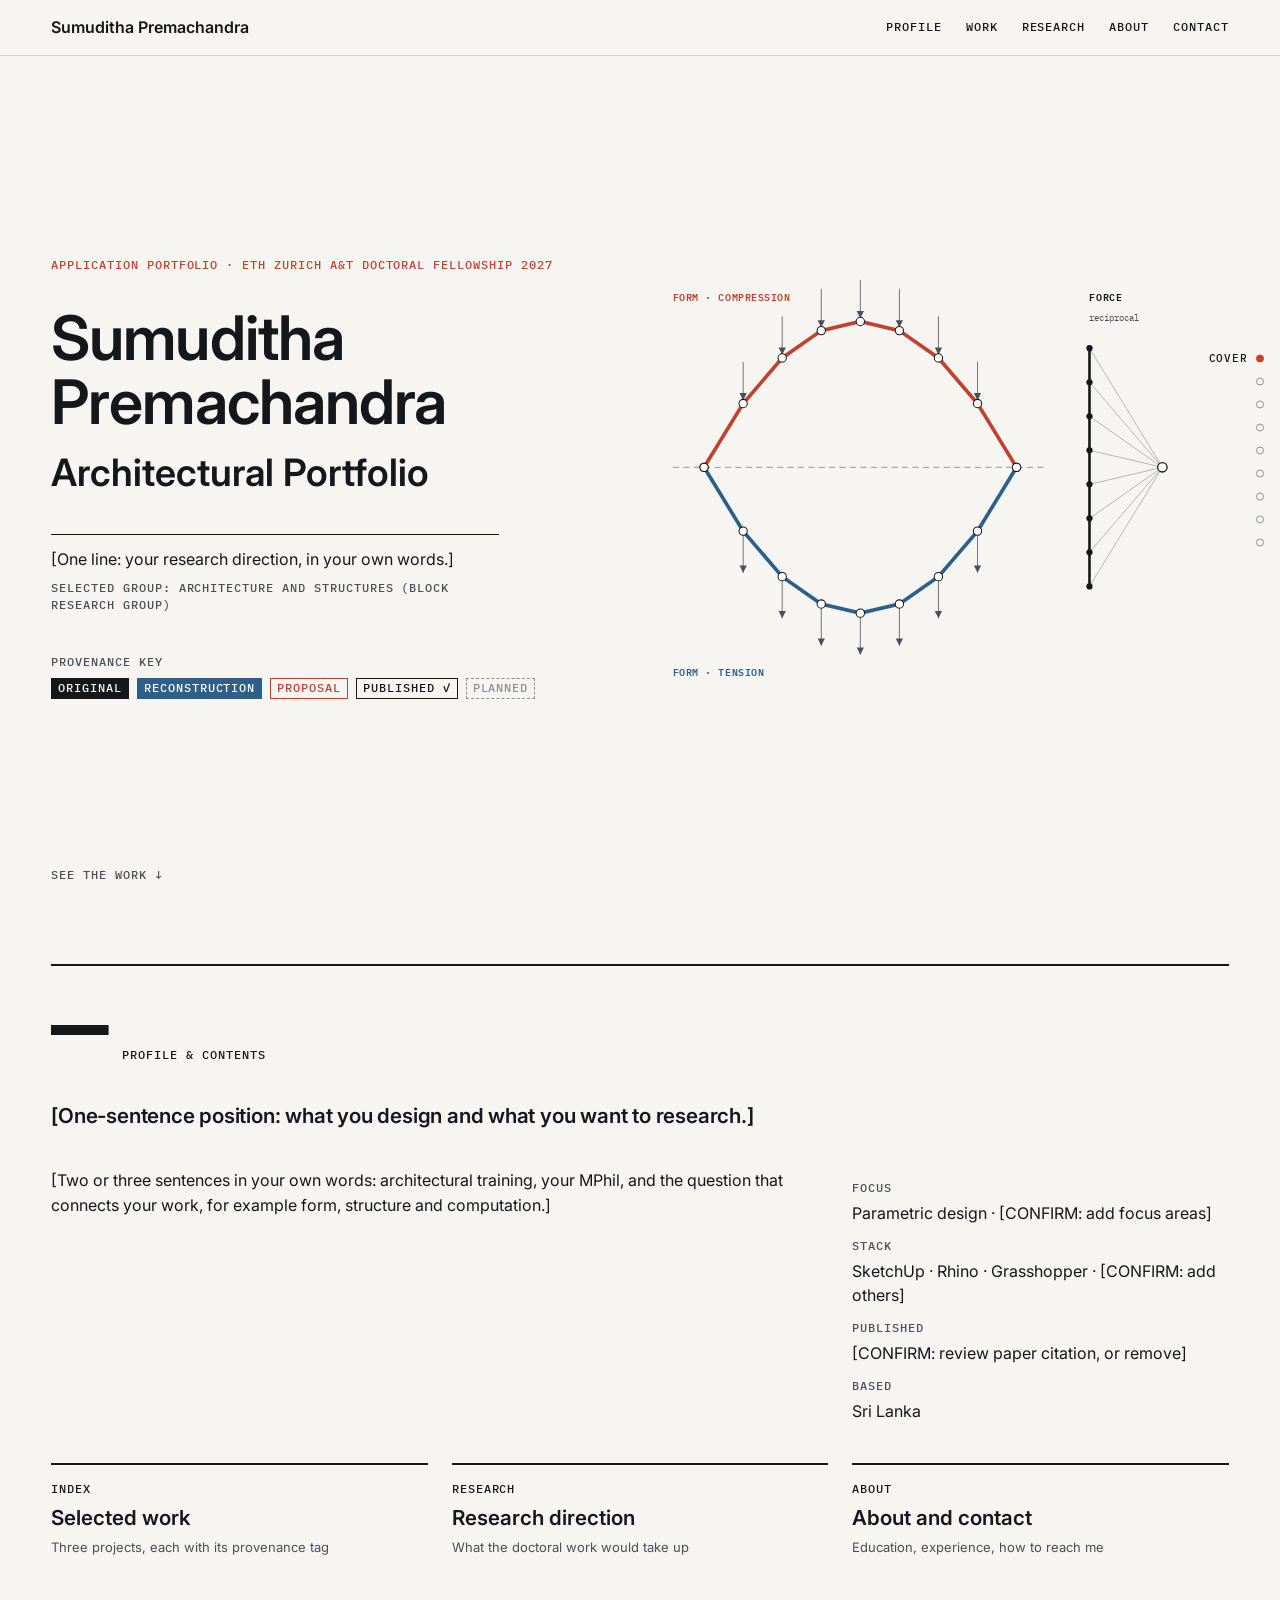
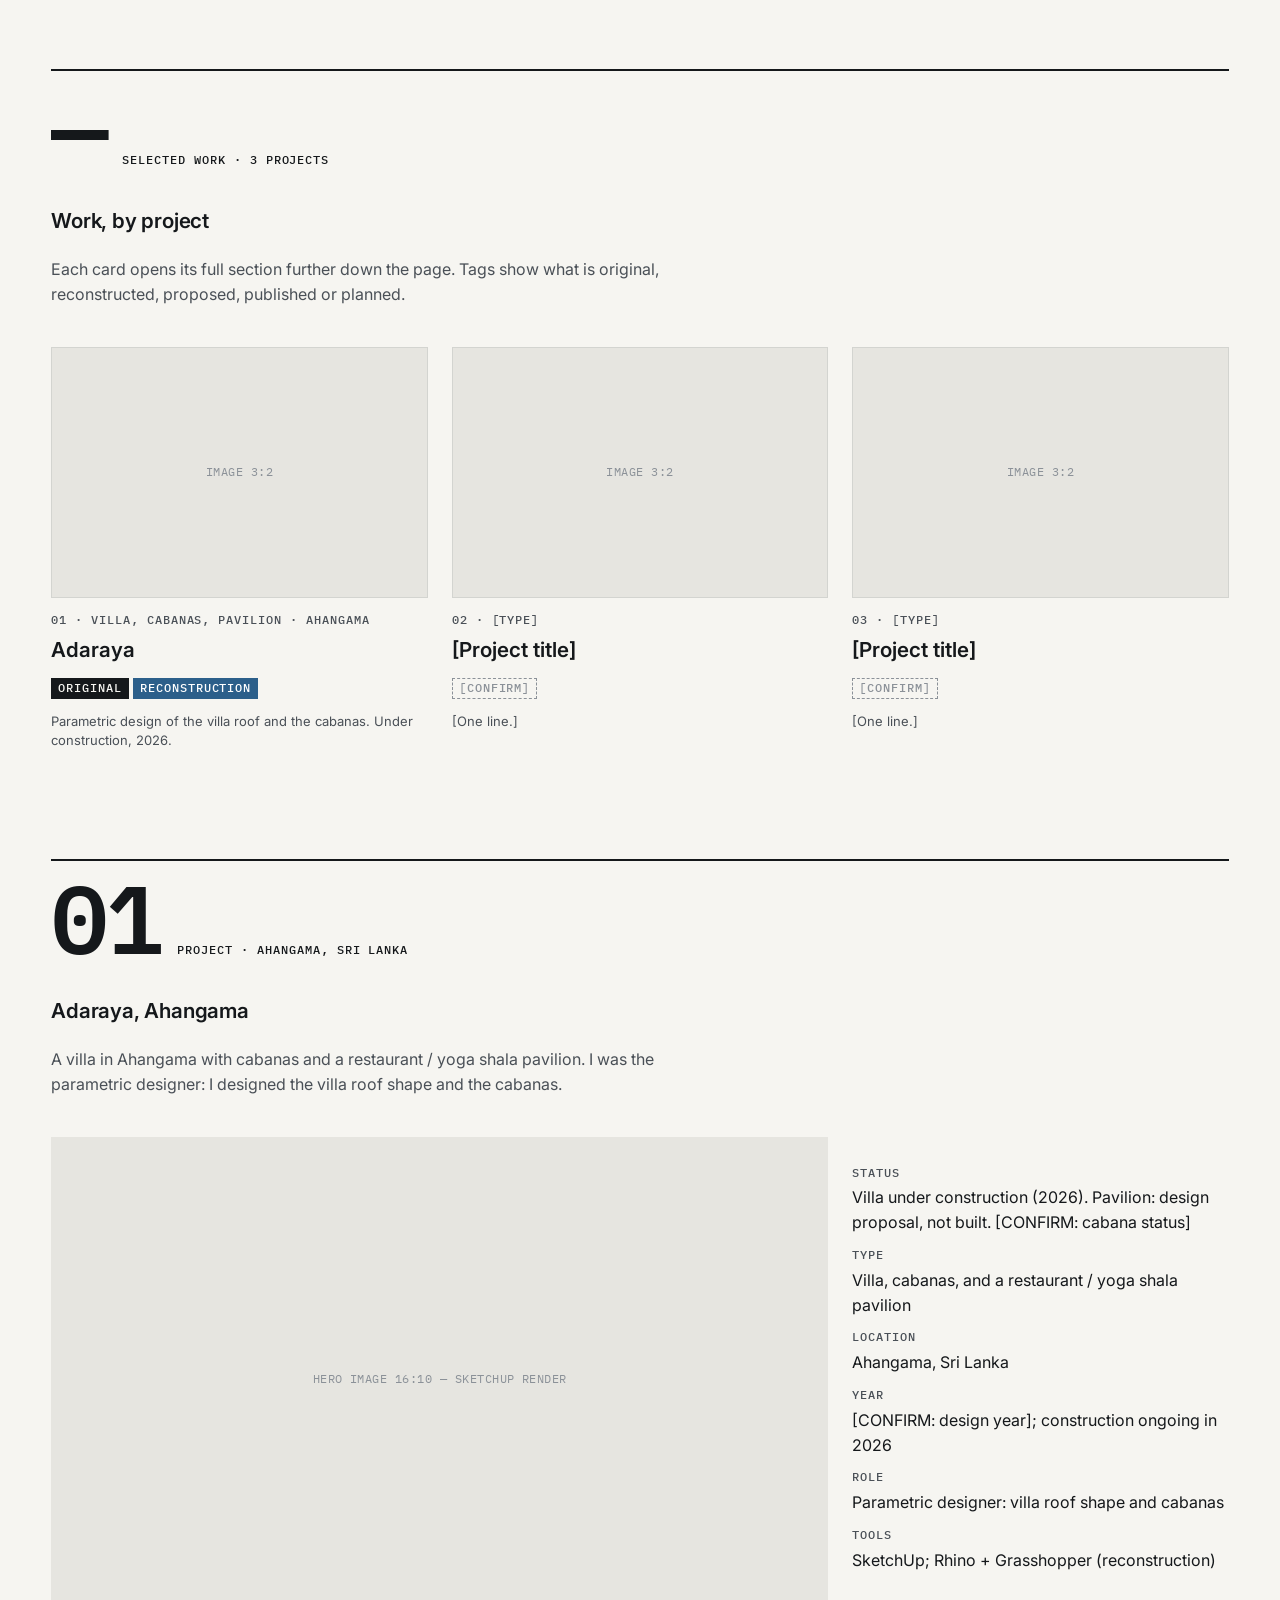
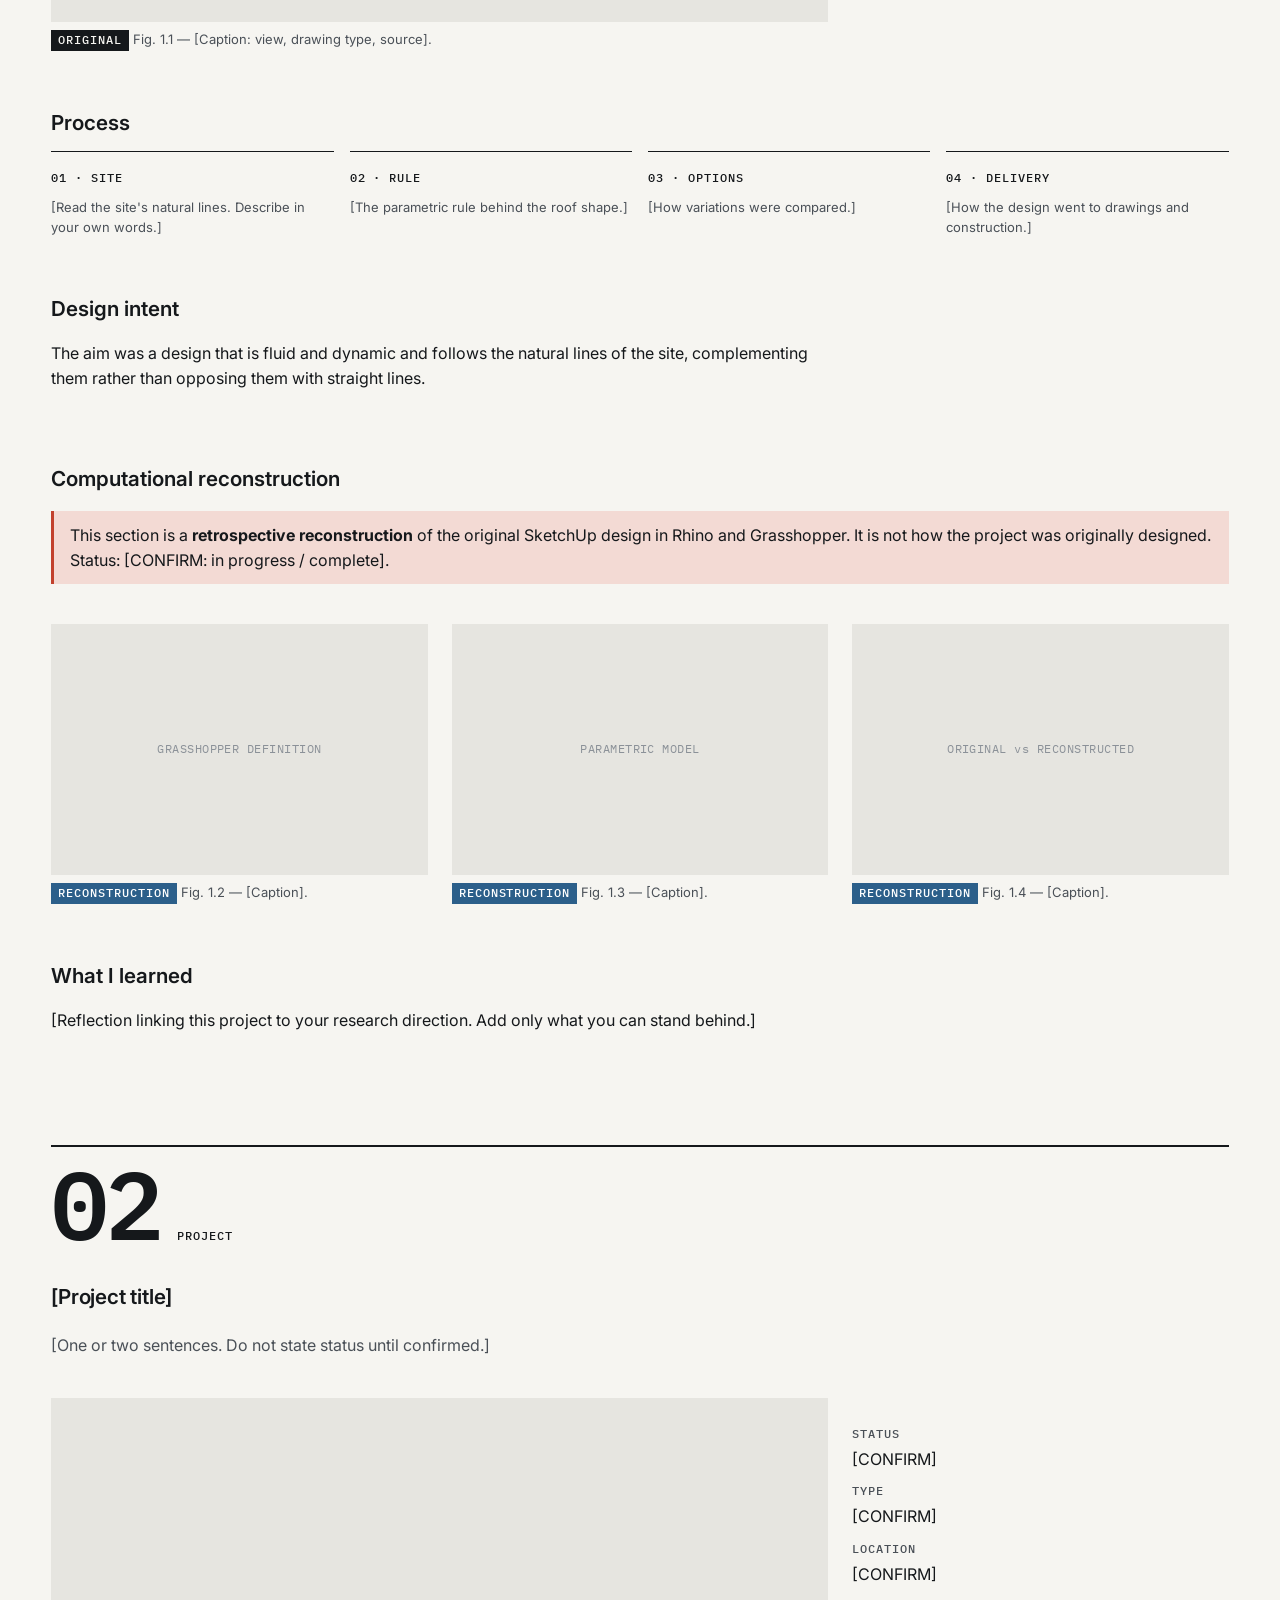
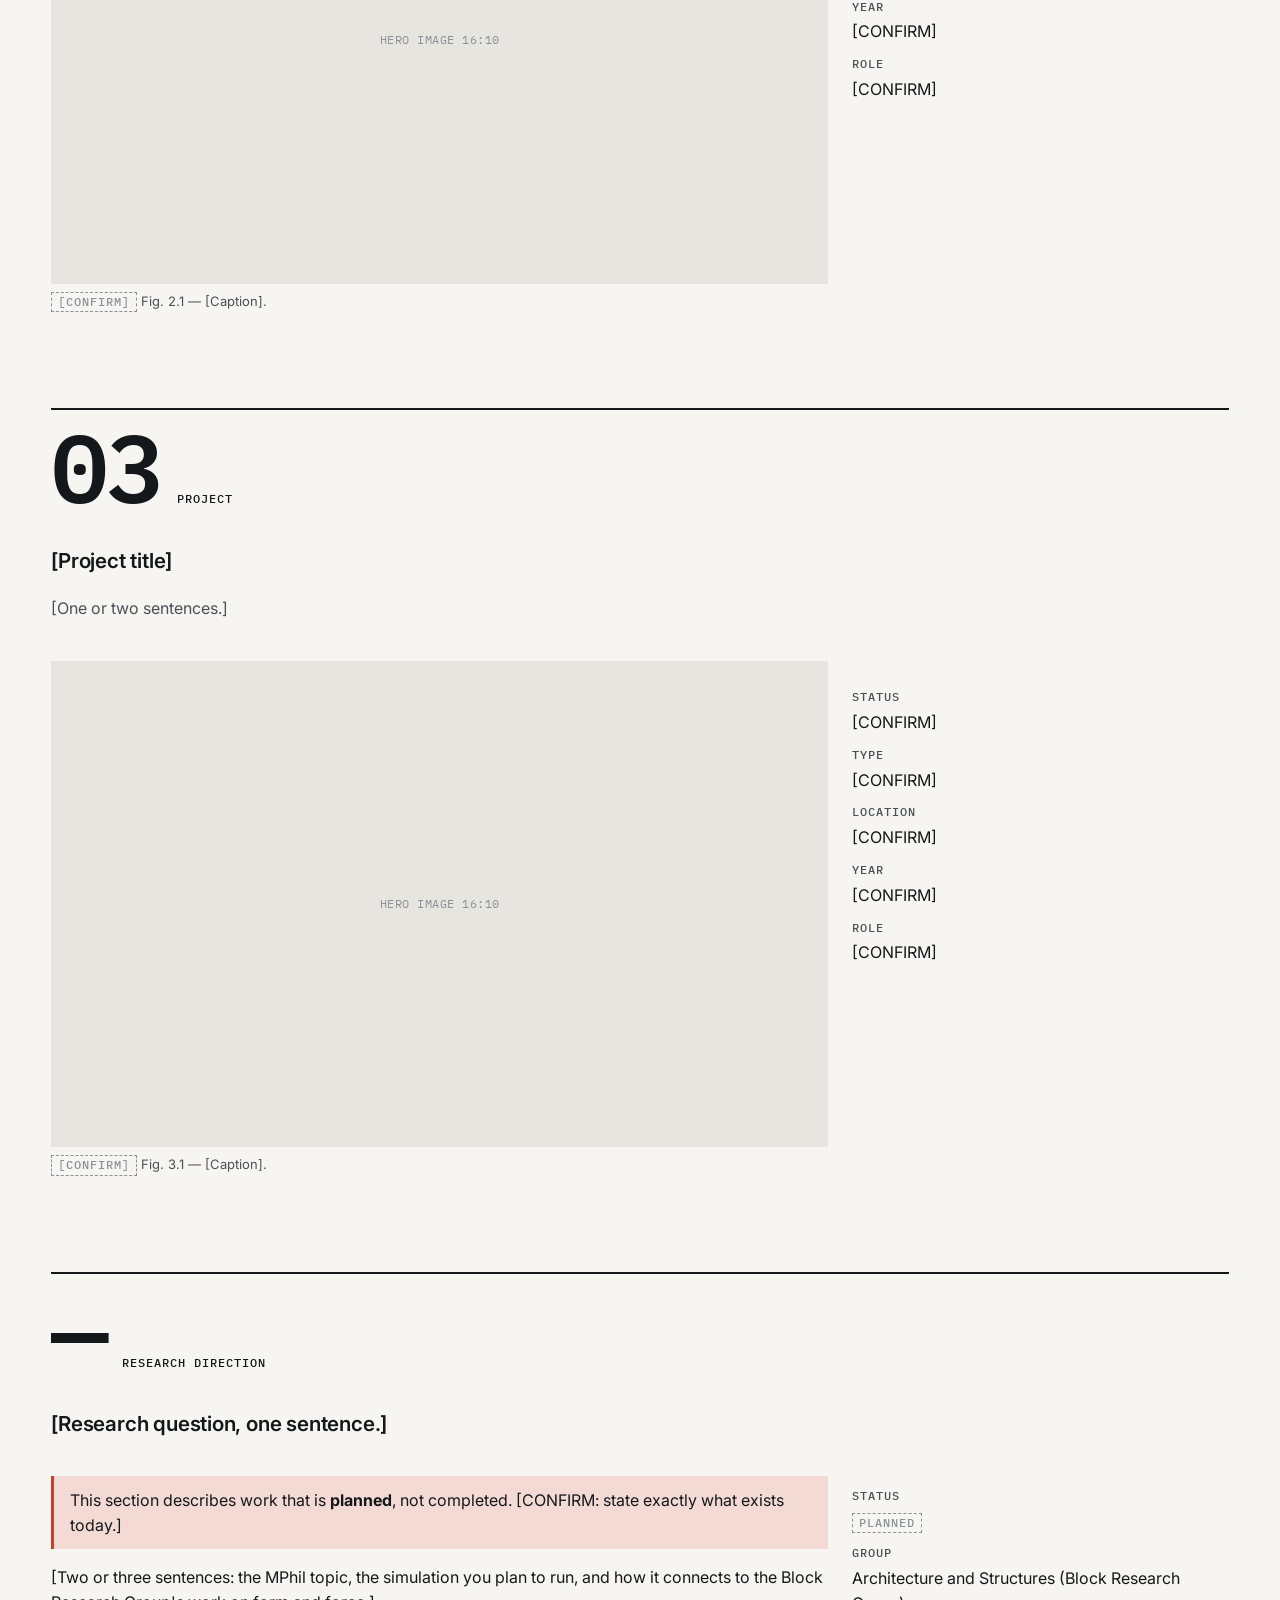
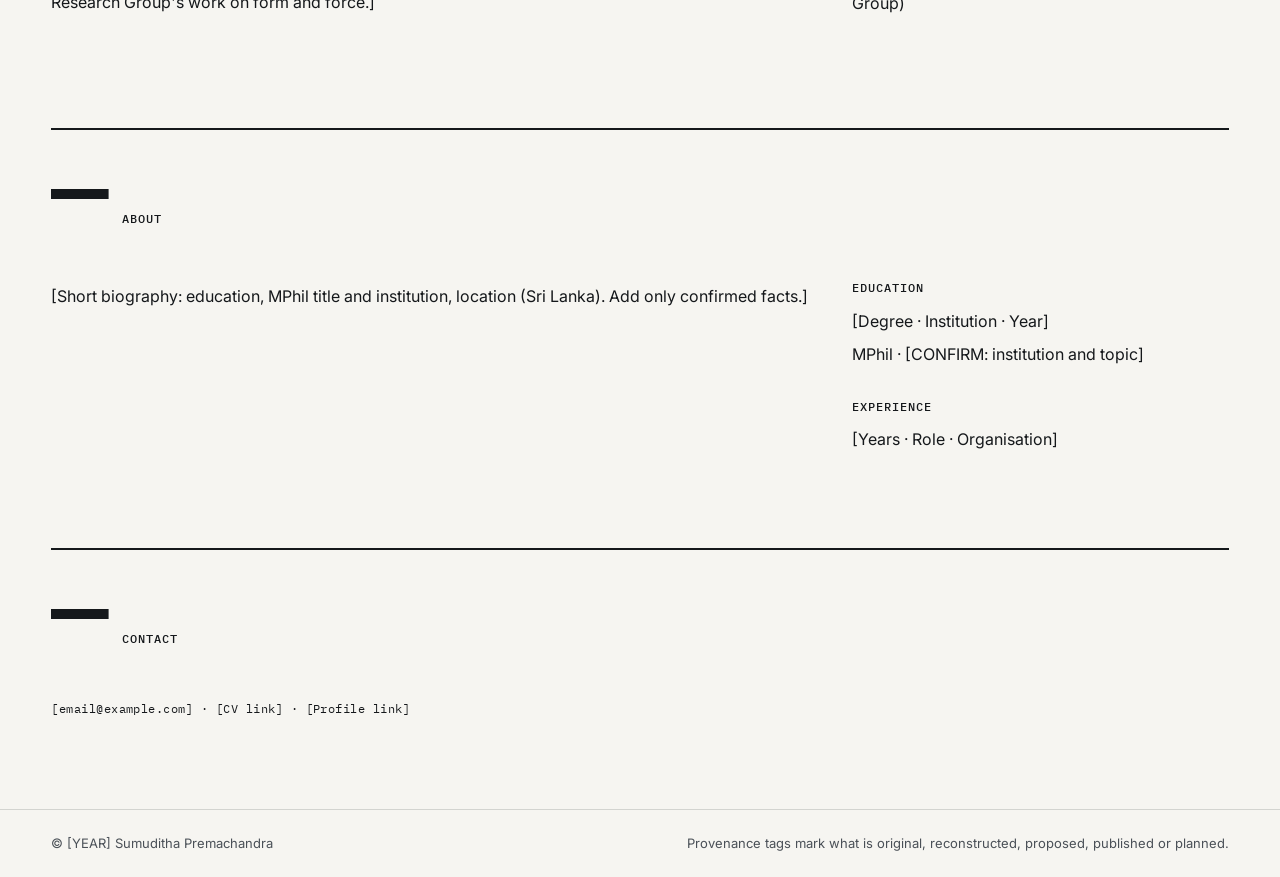
<file: index.html>
<!doctype html>
<html lang="en">
<head>
<meta charset="utf-8">
<meta name="viewport" content="width=device-width, initial-scale=1">
<title>Sumuditha Premachandra — Architectural Portfolio</title>
<meta name="description" content="Architectural portfolio of Sumuditha Premachandra, applying to the ETH Zurich Architecture and Technology Doctoral Fellowship 2027.">
<link rel="preconnect" href="https://fonts.googleapis.com">
<link rel="preconnect" href="https://fonts.gstatic.com" crossorigin>
<link rel="stylesheet" href="https://fonts.googleapis.com/css2?family=Inter:wght@400;500;600&family=IBM+Plex+Mono:wght@400;500;600&display=swap">
<link rel="stylesheet" href="styles.css">
</head>
<body>
<header class="pf-nav"><div class="pf-grid">
  <a class="brand" href="#top">Sumuditha Premachandra</a>
  <nav aria-label="Main"><ul class="pf-label">
    <li><a href="#profile">Profile</a></li>
    <li><a href="#work">Work</a></li>
    <li><a href="#research">Research</a></li>
    <li><a href="#about">About</a></li>
    <li><a href="#contact">Contact</a></li>
  </ul></nav>
</div></header>

<nav class="pf-progress" aria-label="Section progress">
  <a href="#top" data-s="top" aria-label="Cover"><span>Cover</span></a>
  <a href="#profile" data-s="profile" aria-label="Profile"><span>Profile</span></a>
  <a href="#work" data-s="work" aria-label="Work index"><span>Work</span></a>
  <a href="#adaraya" data-s="adaraya" aria-label="01 Adaraya"><span>01</span></a>
  <a href="#project-2" data-s="project-2" aria-label="02"><span>02</span></a>
  <a href="#project-3" data-s="project-3" aria-label="03"><span>03</span></a>
  <a href="#research" data-s="research" aria-label="Research"><span>Research</span></a>
  <a href="#about" data-s="about" aria-label="About"><span>About</span></a>
  <a href="#contact" data-s="contact" aria-label="Contact"><span>Contact</span></a>
</nav>

<main>
<!-- COVER -->
<section id="top" class="pf-cover" data-section="top"><div class="pf-grid">
  <div class="pf-cover__text">
    <p class="pf-label pf-accent">Application portfolio · ETH Zurich A&amp;T Doctoral Fellowship 2027</p>
    <h1 class="pf-cover__name">Sumuditha Premachandra</h1>
    <p class="pf-cover__title">Architectural Portfolio</p>
    <div class="pf-cover__rule">
      <p>[One line: your research direction, in your own words.]</p>
      <p class="pf-label pf-muted">Selected group: Architecture and Structures (Block Research Group)</p>
    </div>
    <div class="pf-cover__key">
      <p class="pf-label pf-muted">Provenance key</p>
      <span class="pf-label pf-tag pf-tag--original">Original</span>
      <span class="pf-label pf-tag pf-tag--reconstruction">Reconstruction</span>
      <span class="pf-label pf-tag pf-tag--proposal">Proposal</span>
      <span class="pf-label pf-tag pf-tag--published">Published ✓</span>
      <span class="pf-label pf-tag pf-tag--planned">Planned</span>
    </div>
  </div>
  <div class="pf-cover__motif" role="img" aria-label="Form and force diagram: a compression arch in red above a tension chain in blue, with a reciprocal force polygon"><svg xmlns="http://www.w3.org/2000/svg" viewBox="0 0 100 84" width="100%" height="100%" ><line x1="4.00" y1="40.00" x2="76.00" y2="40.00" stroke="#8B9198" stroke-width="0.18" stroke-dasharray="1.2 0.8"/><polyline points="10.00,40.00 17.50,27.75 25.00,19.00 32.50,13.75 40.00,12.00 47.50,13.75 55.00,19.00 62.50,27.75 70.00,40.00" fill="none" stroke="#C2412D" stroke-width="0.7"/><polyline points="10.00,40.00 17.50,52.25 25.00,61.00 32.50,66.25 40.00,68.00 47.50,66.25 55.00,61.00 62.50,52.25 70.00,40.00" fill="none" stroke="#2C5F8A" stroke-width="0.7"/><line x1="17.50" y1="19.75" x2="17.50" y2="26.95" stroke="#4A5057" stroke-width="0.15"/><polygon points="16.80,25.75 18.20,25.75 17.50,27.15" fill="#4A5057"/><line x1="17.50" y1="53.05" x2="17.50" y2="60.25" stroke="#4A5057" stroke-width="0.15"/><polygon points="16.80,58.85 18.20,58.85 17.50,60.25" fill="#4A5057"/><line x1="25.00" y1="11.00" x2="25.00" y2="18.20" stroke="#4A5057" stroke-width="0.15"/><polygon points="24.30,17.00 25.70,17.00 25.00,18.40" fill="#4A5057"/><line x1="25.00" y1="61.80" x2="25.00" y2="69.00" stroke="#4A5057" stroke-width="0.15"/><polygon points="24.30,67.60 25.70,67.60 25.00,69.00" fill="#4A5057"/><line x1="32.50" y1="5.75" x2="32.50" y2="12.95" stroke="#4A5057" stroke-width="0.15"/><polygon points="31.80,11.75 33.20,11.75 32.50,13.15" fill="#4A5057"/><line x1="32.50" y1="67.05" x2="32.50" y2="74.25" stroke="#4A5057" stroke-width="0.15"/><polygon points="31.80,72.85 33.20,72.85 32.50,74.25" fill="#4A5057"/><line x1="40.00" y1="4.00" x2="40.00" y2="11.20" stroke="#4A5057" stroke-width="0.15"/><polygon points="39.30,10.00 40.70,10.00 40.00,11.40" fill="#4A5057"/><line x1="40.00" y1="68.80" x2="40.00" y2="76.00" stroke="#4A5057" stroke-width="0.15"/><polygon points="39.30,74.60 40.70,74.60 40.00,76.00" fill="#4A5057"/><line x1="47.50" y1="5.75" x2="47.50" y2="12.95" stroke="#4A5057" stroke-width="0.15"/><polygon points="46.80,11.75 48.20,11.75 47.50,13.15" fill="#4A5057"/><line x1="47.50" y1="67.05" x2="47.50" y2="74.25" stroke="#4A5057" stroke-width="0.15"/><polygon points="46.80,72.85 48.20,72.85 47.50,74.25" fill="#4A5057"/><line x1="55.00" y1="11.00" x2="55.00" y2="18.20" stroke="#4A5057" stroke-width="0.15"/><polygon points="54.30,17.00 55.70,17.00 55.00,18.40" fill="#4A5057"/><line x1="55.00" y1="61.80" x2="55.00" y2="69.00" stroke="#4A5057" stroke-width="0.15"/><polygon points="54.30,67.60 55.70,67.60 55.00,69.00" fill="#4A5057"/><line x1="62.50" y1="19.75" x2="62.50" y2="26.95" stroke="#4A5057" stroke-width="0.15"/><polygon points="61.80,25.75 63.20,25.75 62.50,27.15" fill="#4A5057"/><line x1="62.50" y1="53.05" x2="62.50" y2="60.25" stroke="#4A5057" stroke-width="0.15"/><polygon points="61.80,58.85 63.20,58.85 62.50,60.25" fill="#4A5057"/><circle cx="10.00" cy="40.00" r="0.8" fill="#fff" stroke="#15181B" stroke-width="0.2"/><circle cx="17.50" cy="27.75" r="0.8" fill="#fff" stroke="#15181B" stroke-width="0.2"/><circle cx="25.00" cy="19.00" r="0.8" fill="#fff" stroke="#15181B" stroke-width="0.2"/><circle cx="32.50" cy="13.75" r="0.8" fill="#fff" stroke="#15181B" stroke-width="0.2"/><circle cx="40.00" cy="12.00" r="0.8" fill="#fff" stroke="#15181B" stroke-width="0.2"/><circle cx="47.50" cy="13.75" r="0.8" fill="#fff" stroke="#15181B" stroke-width="0.2"/><circle cx="55.00" cy="19.00" r="0.8" fill="#fff" stroke="#15181B" stroke-width="0.2"/><circle cx="62.50" cy="27.75" r="0.8" fill="#fff" stroke="#15181B" stroke-width="0.2"/><circle cx="70.00" cy="40.00" r="0.8" fill="#fff" stroke="#15181B" stroke-width="0.2"/><circle cx="10.00" cy="40.00" r="0.8" fill="#fff" stroke="#15181B" stroke-width="0.2"/><circle cx="17.50" cy="52.25" r="0.8" fill="#fff" stroke="#15181B" stroke-width="0.2"/><circle cx="25.00" cy="61.00" r="0.8" fill="#fff" stroke="#15181B" stroke-width="0.2"/><circle cx="32.50" cy="66.25" r="0.8" fill="#fff" stroke="#15181B" stroke-width="0.2"/><circle cx="40.00" cy="68.00" r="0.8" fill="#fff" stroke="#15181B" stroke-width="0.2"/><circle cx="47.50" cy="66.25" r="0.8" fill="#fff" stroke="#15181B" stroke-width="0.2"/><circle cx="55.00" cy="61.00" r="0.8" fill="#fff" stroke="#15181B" stroke-width="0.2"/><circle cx="62.50" cy="52.25" r="0.8" fill="#fff" stroke="#15181B" stroke-width="0.2"/><circle cx="70.00" cy="40.00" r="0.8" fill="#fff" stroke="#15181B" stroke-width="0.2"/><line x1="98.00" y1="40.00" x2="84.00" y2="17.13" stroke="#8B9198" stroke-width="0.12"/><line x1="98.00" y1="40.00" x2="84.00" y2="23.67" stroke="#8B9198" stroke-width="0.12"/><line x1="98.00" y1="40.00" x2="84.00" y2="30.20" stroke="#8B9198" stroke-width="0.12"/><line x1="98.00" y1="40.00" x2="84.00" y2="36.73" stroke="#8B9198" stroke-width="0.12"/><line x1="98.00" y1="40.00" x2="84.00" y2="43.27" stroke="#8B9198" stroke-width="0.12"/><line x1="98.00" y1="40.00" x2="84.00" y2="49.80" stroke="#8B9198" stroke-width="0.12"/><line x1="98.00" y1="40.00" x2="84.00" y2="56.33" stroke="#8B9198" stroke-width="0.12"/><line x1="98.00" y1="40.00" x2="84.00" y2="62.87" stroke="#8B9198" stroke-width="0.12"/><line x1="84.00" y1="17.13" x2="84.00" y2="62.87" stroke="#15181B" stroke-width="0.5"/><circle cx="84" cy="17.13" r="0.6" fill="#15181B"/><circle cx="84" cy="23.67" r="0.6" fill="#15181B"/><circle cx="84" cy="30.20" r="0.6" fill="#15181B"/><circle cx="84" cy="36.73" r="0.6" fill="#15181B"/><circle cx="84" cy="43.27" r="0.6" fill="#15181B"/><circle cx="84" cy="49.80" r="0.6" fill="#15181B"/><circle cx="84" cy="56.33" r="0.6" fill="#15181B"/><circle cx="84" cy="62.87" r="0.6" fill="#15181B"/><circle cx="98" cy="40" r="0.9" fill="#fff" stroke="#15181B" stroke-width="0.25"/><text x="4.00" y="8.00" font-family="'IBM Plex Mono'" font-size="2.0" fill="#C2412D" text-anchor="start" font-weight="600" letter-spacing="0.1">FORM · COMPRESSION</text><text x="4.00" y="80.00" font-family="'IBM Plex Mono'" font-size="2.0" fill="#2C5F8A" text-anchor="start" font-weight="600" letter-spacing="0.1">FORM · TENSION</text><text x="84.00" y="8.00" font-family="'IBM Plex Mono'" font-size="2.0" fill="#15181B" text-anchor="start" font-weight="600" letter-spacing="0.1">FORCE</text><text x="84.00" y="12.00" font-family="'IBM Plex Mono'" font-size="1.7" fill="#4A5057" text-anchor="start" font-weight="400" letter-spacing="0.0">reciprocal</text></svg></div>
  <a class="pf-cover__cue pf-label" href="#profile">See the work ↓</a>
</div></section>


<!-- PROFILE & CONTENTS -->
<section id="profile" class="pf-project" data-section="profile">
  <div class="pf-grid">
    <div class="pf-divider"><span class="pf-divider__n">—</span><span class="pf-label">Profile &amp; contents</span></div>
    <h2 class="pf-project__title">[One-sentence position: what you design and what you want to research.]</h2>
    <div class="pf-main-col">
      <p>[Two or three sentences in your own words: architectural training, your MPhil, and the question that connects your work, for example form, structure and computation.]</p>
    </div>
    <dl class="pf-side">
      <dt class="pf-label">Focus</dt><dd>Parametric design · [CONFIRM: add focus areas]</dd>
      <dt class="pf-label">Stack</dt><dd>SketchUp · Rhino · Grasshopper · [CONFIRM: add others]</dd>
      <dt class="pf-label">Published</dt><dd>[CONFIRM: review paper citation, or remove]</dd>
      <dt class="pf-label">Based</dt><dd>Sri Lanka</dd>
    </dl>
    <ol class="pf-contents pf-gap">
      <li><a href="#work"><span class="pf-label">Index</span><b>Selected work</b><span class="pf-caption">Three projects, each with its provenance tag</span></a></li>
      <li><a href="#research"><span class="pf-label">Research</span><b>Research direction</b><span class="pf-caption">What the doctoral work would take up</span></a></li>
      <li><a href="#about"><span class="pf-label">About</span><b>About and contact</b><span class="pf-caption">Education, experience, how to reach me</span></a></li>
    </ol>
  </div>
</section>

<!-- WORK INDEX -->
<section id="work" class="pf-project" data-section="work">
  <div class="pf-grid">
    <div class="pf-divider"><span class="pf-divider__n">—</span><span class="pf-label">Selected work · 3 projects</span></div>
    <h2 class="pf-project__title">Work, by project</h2>
    <p class="pf-project__lede">Each card opens its full section further down the page. Tags show what is original, reconstructed, proposed, published or planned.</p>
    <a class="pf-card pf-card--index" href="#adaraya">
      <figure class="pf-figure">
        <div class="pf-figure__plate"><div class="pf-ph pf-annot">IMAGE 3:2</div></div>
        <figcaption class="pf-figure__caption">
          <span class="pf-label pf-muted">01 · Villa, cabanas, pavilion · Ahangama</span>
          <h3>Adaraya</h3>
          <span class="pf-label pf-tag pf-tag--original">Original</span>
          <span class="pf-label pf-tag pf-tag--reconstruction">Reconstruction</span>
          <p class="pf-caption">Parametric design of the villa roof and the cabanas. Under construction, 2026.</p>
        </figcaption>
      </figure>
    </a>
    <a class="pf-card pf-card--index" href="#project-2">
      <figure class="pf-figure">
        <div class="pf-figure__plate"><div class="pf-ph pf-annot">IMAGE 3:2</div></div>
        <figcaption class="pf-figure__caption">
          <span class="pf-label pf-muted">02 · [Type]</span>
          <h3>[Project title]</h3>
          <span class="pf-label pf-tag pf-tag--planned">[CONFIRM]</span>
          <p class="pf-caption">[One line.]</p>
        </figcaption>
      </figure>
    </a>
    <a class="pf-card pf-card--index" href="#project-3">
      <figure class="pf-figure">
        <div class="pf-figure__plate"><div class="pf-ph pf-annot">IMAGE 3:2</div></div>
        <figcaption class="pf-figure__caption">
          <span class="pf-label pf-muted">03 · [Type]</span>
          <h3>[Project title]</h3>
          <span class="pf-label pf-tag pf-tag--planned">[CONFIRM]</span>
          <p class="pf-caption">[One line.]</p>
        </figcaption>
      </figure>
    </a>
  </div>
</section>

<!-- 01 ADARAYA -->
<section id="adaraya" class="pf-project" data-section="adaraya">
  <div class="pf-grid">
    <div class="pf-divider"><span class="pf-divider__n">01</span><span class="pf-label">Project · Ahangama, Sri Lanka</span></div>
    <h2 class="pf-project__title">Adaraya, Ahangama</h2>
    <p class="pf-project__lede">A villa in Ahangama with cabanas and a restaurant / yoga shala pavilion. I was the parametric designer: I designed the villa roof shape and the cabanas.</p>

    <div class="pf-main-col">
      <figure class="pf-figure">
        <div class="pf-figure__plate pf-figure__plate--viewer"><div class="pf-ph pf-annot">HERO IMAGE 16:10 — SKETCHUP RENDER</div></div>
        <figcaption class="pf-figure__caption pf-caption"><span class="pf-label pf-tag pf-tag--original">Original</span> Fig. 1.1 — [Caption: view, drawing type, source].</figcaption>
      </figure>
    </div>
    <dl class="pf-side">
      <dt class="pf-label">Status</dt><dd>Villa under construction (2026). Pavilion: design proposal, not built. [CONFIRM: cabana status]</dd>
      <dt class="pf-label">Type</dt><dd>Villa, cabanas, and a restaurant / yoga shala pavilion</dd>
      <dt class="pf-label">Location</dt><dd>Ahangama, Sri Lanka</dd>
      <dt class="pf-label">Year</dt><dd>[CONFIRM: design year]; construction ongoing in 2026</dd>
      <dt class="pf-label">Role</dt><dd>Parametric designer: villa roof shape and cabanas</dd>
      <dt class="pf-label">Tools</dt><dd>SketchUp; Rhino + Grasshopper (reconstruction)</dd>
    </dl>

    <div class="pf-block pf-gap">
      <h3>Process</h3>
      <ol class="pf-steps">
        <li><span class="pf-label">01 · Site</span><p>[Read the site's natural lines. Describe in your own words.]</p></li>
        <li><span class="pf-label">02 · Rule</span><p>[The parametric rule behind the roof shape.]</p></li>
        <li><span class="pf-label">03 · Options</span><p>[How variations were compared.]</p></li>
        <li><span class="pf-label">04 · Delivery</span><p>[How the design went to drawings and construction.]</p></li>
      </ol>
    </div>

    <div class="pf-block pf-main-col pf-gap">
      <h3>Design intent</h3>
      <p>The aim was a design that is fluid and dynamic and follows the natural lines of the site, complementing them rather than opposing them with straight lines.</p>
    </div>

    <div class="pf-block pf-gap">
      <h3>Computational reconstruction</h3>
      <p class="pf-note">This section is a <strong>retrospective reconstruction</strong> of the original SketchUp design in Rhino and Grasshopper. It is not how the project was originally designed. Status: [CONFIRM: in progress / complete].</p>
    </div>
    <figure class="pf-figure pf-third"><div class="pf-figure__plate"><div class="pf-ph pf-annot">GRASSHOPPER DEFINITION</div></div><figcaption class="pf-figure__caption pf-caption"><span class="pf-label pf-tag pf-tag--reconstruction">Reconstruction</span> Fig. 1.2 — [Caption].</figcaption></figure>
    <figure class="pf-figure pf-third"><div class="pf-figure__plate"><div class="pf-ph pf-annot">PARAMETRIC MODEL</div></div><figcaption class="pf-figure__caption pf-caption"><span class="pf-label pf-tag pf-tag--reconstruction">Reconstruction</span> Fig. 1.3 — [Caption].</figcaption></figure>
    <figure class="pf-figure pf-third"><div class="pf-figure__plate"><div class="pf-ph pf-annot">ORIGINAL vs RECONSTRUCTED</div></div><figcaption class="pf-figure__caption pf-caption"><span class="pf-label pf-tag pf-tag--reconstruction">Reconstruction</span> Fig. 1.4 — [Caption].</figcaption></figure>

    <div class="pf-block pf-main-col pf-gap">
      <h3>What I learned</h3>
      <p>[Reflection linking this project to your research direction. Add only what you can stand behind.]</p>
    </div>
  </div>
</section>

<!-- 02 -->
<section id="project-2" class="pf-project" data-section="project-2">
  <div class="pf-grid">
    <div class="pf-divider"><span class="pf-divider__n">02</span><span class="pf-label">Project</span></div>
    <h2 class="pf-project__title">[Project title]</h2>
    <p class="pf-project__lede">[One or two sentences. Do not state status until confirmed.]</p>
    <div class="pf-main-col">
      <figure class="pf-figure">
        <div class="pf-figure__plate pf-figure__plate--viewer"><div class="pf-ph pf-annot">HERO IMAGE 16:10</div></div>
        <figcaption class="pf-figure__caption pf-caption"><span class="pf-label pf-tag pf-tag--planned">[CONFIRM]</span> Fig. 2.1 — [Caption].</figcaption>
      </figure>
    </div>
    <dl class="pf-side">
      <dt class="pf-label">Status</dt><dd>[CONFIRM]</dd>
      <dt class="pf-label">Type</dt><dd>[CONFIRM]</dd>
      <dt class="pf-label">Location</dt><dd>[CONFIRM]</dd>
      <dt class="pf-label">Year</dt><dd>[CONFIRM]</dd>
      <dt class="pf-label">Role</dt><dd>[CONFIRM]</dd>
    </dl>
  </div>
</section>

<!-- 03 -->
<section id="project-3" class="pf-project" data-section="project-3">
  <div class="pf-grid">
    <div class="pf-divider"><span class="pf-divider__n">03</span><span class="pf-label">Project</span></div>
    <h2 class="pf-project__title">[Project title]</h2>
    <p class="pf-project__lede">[One or two sentences.]</p>
    <div class="pf-main-col">
      <figure class="pf-figure">
        <div class="pf-figure__plate pf-figure__plate--viewer"><div class="pf-ph pf-annot">HERO IMAGE 16:10</div></div>
        <figcaption class="pf-figure__caption pf-caption"><span class="pf-label pf-tag pf-tag--planned">[CONFIRM]</span> Fig. 3.1 — [Caption].</figcaption>
      </figure>
    </div>
    <dl class="pf-side">
      <dt class="pf-label">Status</dt><dd>[CONFIRM]</dd>
      <dt class="pf-label">Type</dt><dd>[CONFIRM]</dd>
      <dt class="pf-label">Location</dt><dd>[CONFIRM]</dd>
      <dt class="pf-label">Year</dt><dd>[CONFIRM]</dd>
      <dt class="pf-label">Role</dt><dd>[CONFIRM]</dd>
    </dl>
  </div>
</section>

<!-- RESEARCH -->
<section id="research" class="pf-project" data-section="research">
  <div class="pf-grid">
    <div class="pf-divider"><span class="pf-divider__n">—</span><span class="pf-label">Research direction</span></div>
    <h2 class="pf-project__title">[Research question, one sentence.]</h2>
    <div class="pf-main-col">
      <p class="pf-note">This section describes work that is <strong>planned</strong>, not completed. [CONFIRM: state exactly what exists today.]</p>
      <p>[Two or three sentences: the MPhil topic, the simulation you plan to run, and how it connects to the Block Research Group's work on form and force.]</p>
    </div>
    <dl class="pf-side">
      <dt class="pf-label">Status</dt><dd><span class="pf-label pf-tag pf-tag--planned">Planned</span></dd>
      <dt class="pf-label">Group</dt><dd>Architecture and Structures (Block Research Group)</dd>
    </dl>
  </div>
</section>

<!-- ABOUT -->
<section id="about" class="pf-project" data-section="about">
  <div class="pf-grid">
    <div class="pf-divider"><span class="pf-divider__n">—</span><span class="pf-label">About</span></div>
    <div class="pf-main-col"><p>[Short biography: education, MPhil title and institution, location (Sri Lanka). Add only confirmed facts.]</p></div>
    <div class="pf-side">
      <p class="pf-label">Education</p>
      <ul class="pf-list"><li>[Degree · Institution · Year]</li><li>MPhil · [CONFIRM: institution and topic]</li></ul>
      <p class="pf-label pf-gap">Experience</p>
      <ul class="pf-list"><li>[Years · Role · Organisation]</li></ul>
    </div>
  </div>
</section>

<!-- CONTACT -->
<section id="contact" class="pf-project" data-section="contact">
  <div class="pf-grid">
    <div class="pf-divider"><span class="pf-divider__n">—</span><span class="pf-label">Contact</span></div>
    <div class="pf-main-col"><p class="pf-annot">[email@example.com] · [CV link] · [Profile link]</p></div>
  </div>
</section>
</main>

<footer class="pf-footer"><div class="pf-grid pf-caption">
  <span>© [YEAR] Sumuditha Premachandra</span>
  <span>Provenance tags mark what is original, reconstructed, proposed, published or planned.</span>
</div></footer>

<script>
(function () {
  var links = document.querySelectorAll('.pf-progress a');
  var secs = document.querySelectorAll('[data-section]');
  if (!('IntersectionObserver' in window)) return;
  var io = new IntersectionObserver(function (es) {
    es.forEach(function (e) {
      if (e.isIntersecting) {
        links.forEach(function (l) { l.classList.toggle('is-active', l.dataset.s === e.target.dataset.section); });
      }
    });
  }, { rootMargin: '-40% 0px -55% 0px' });
  secs.forEach(function (s) { io.observe(s); });
})();
</script>
</body>
</html>
</file>
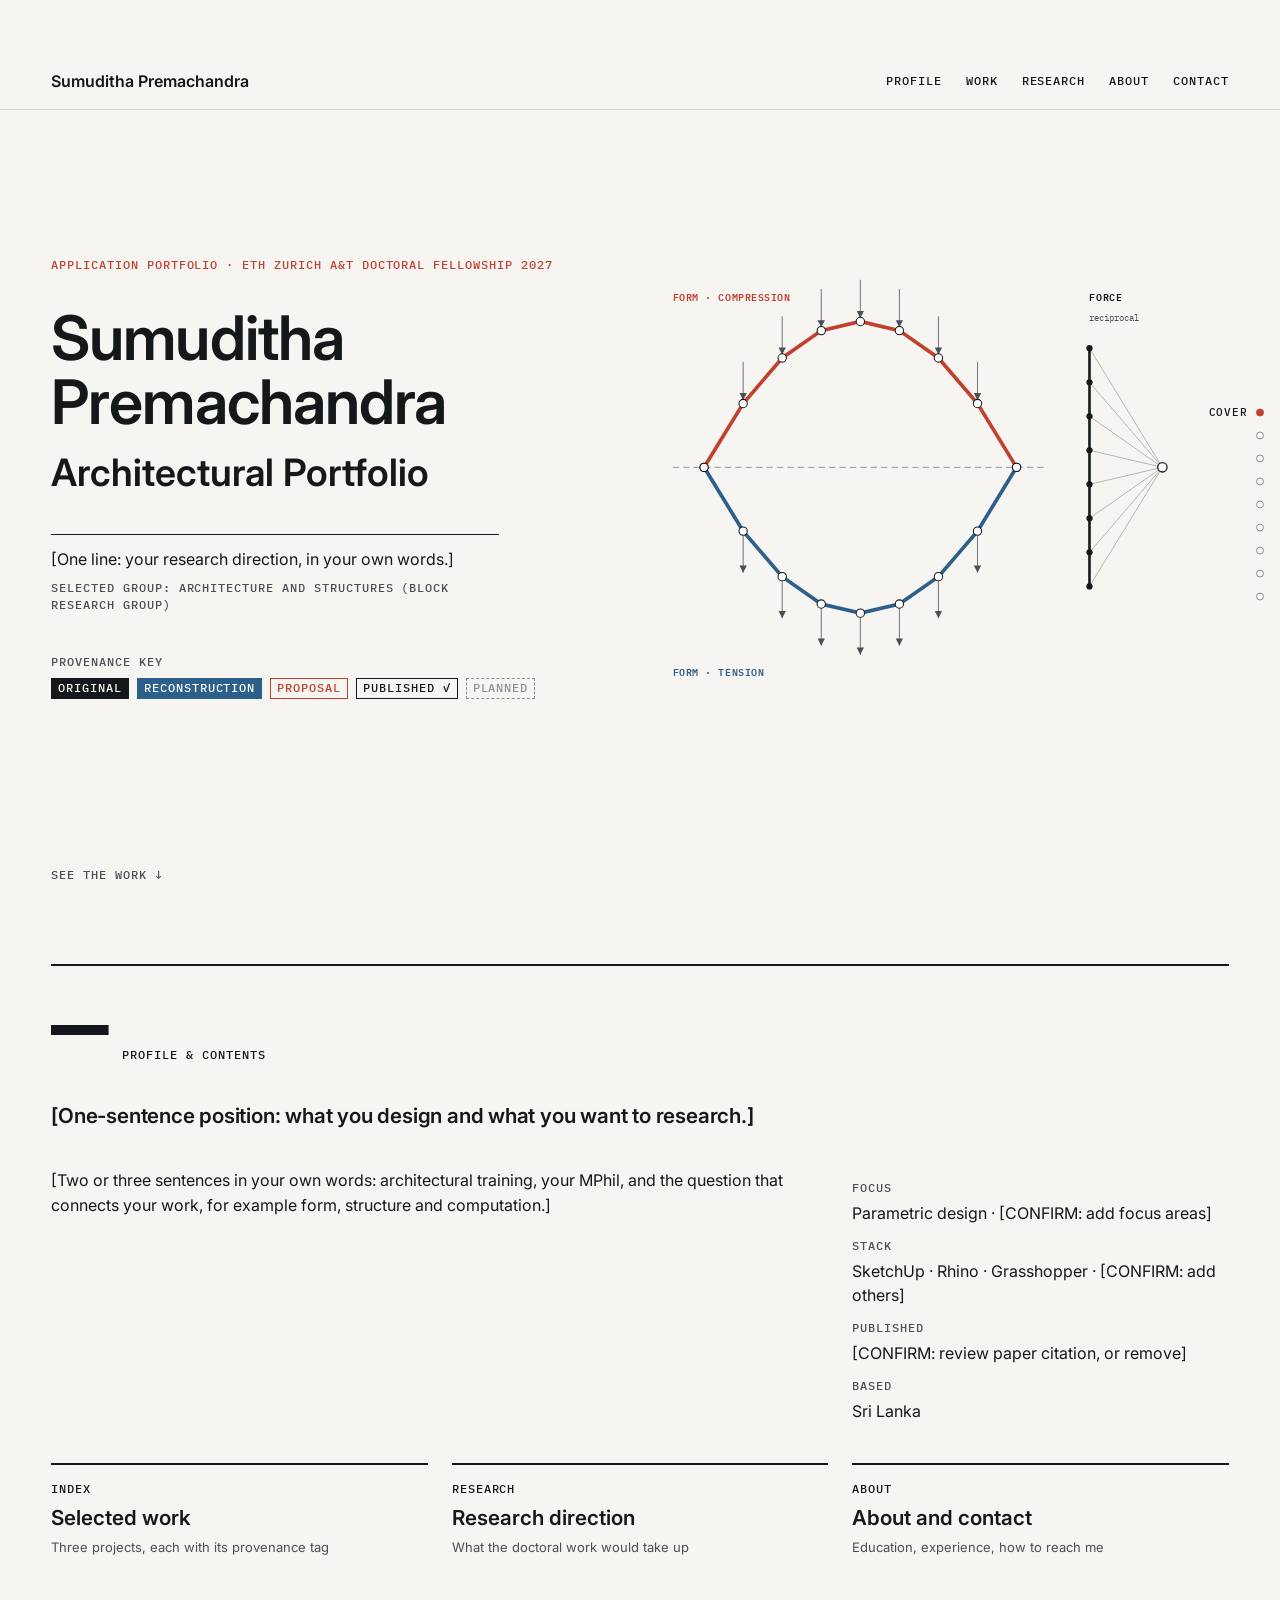
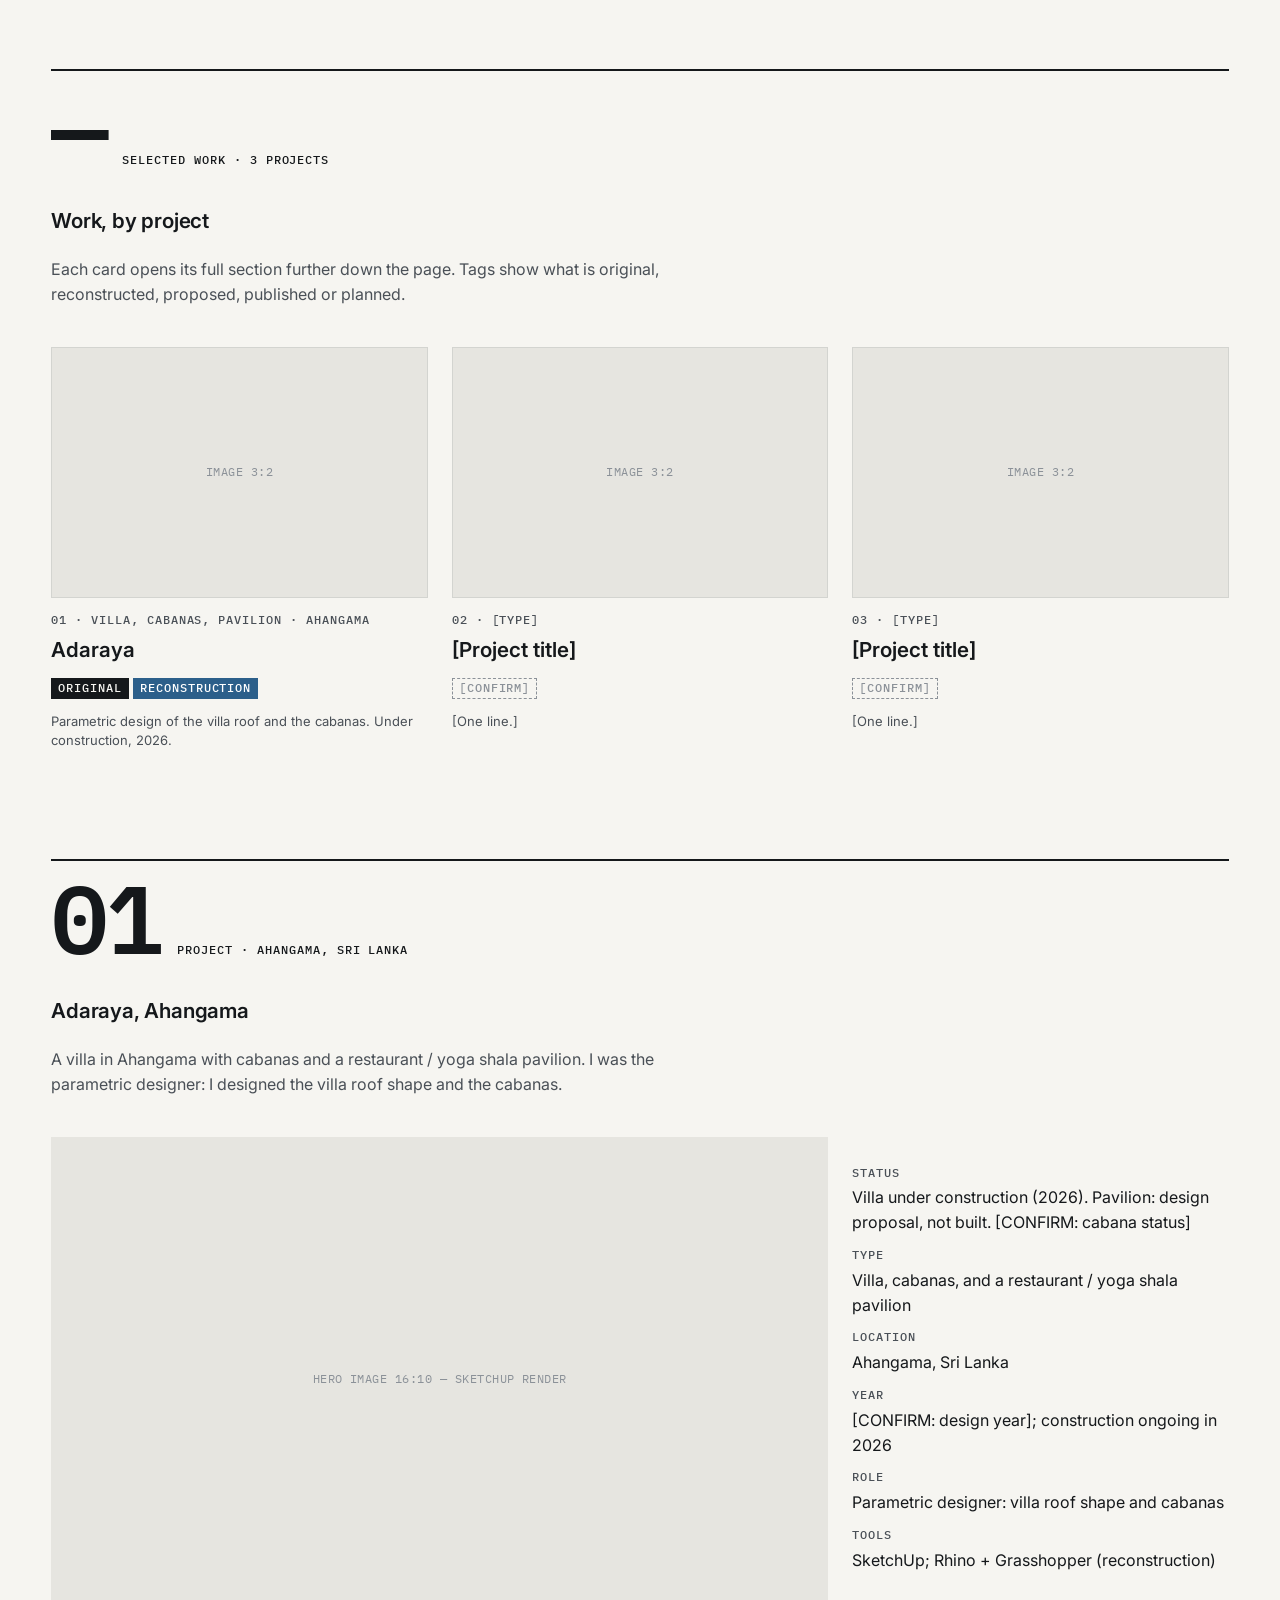
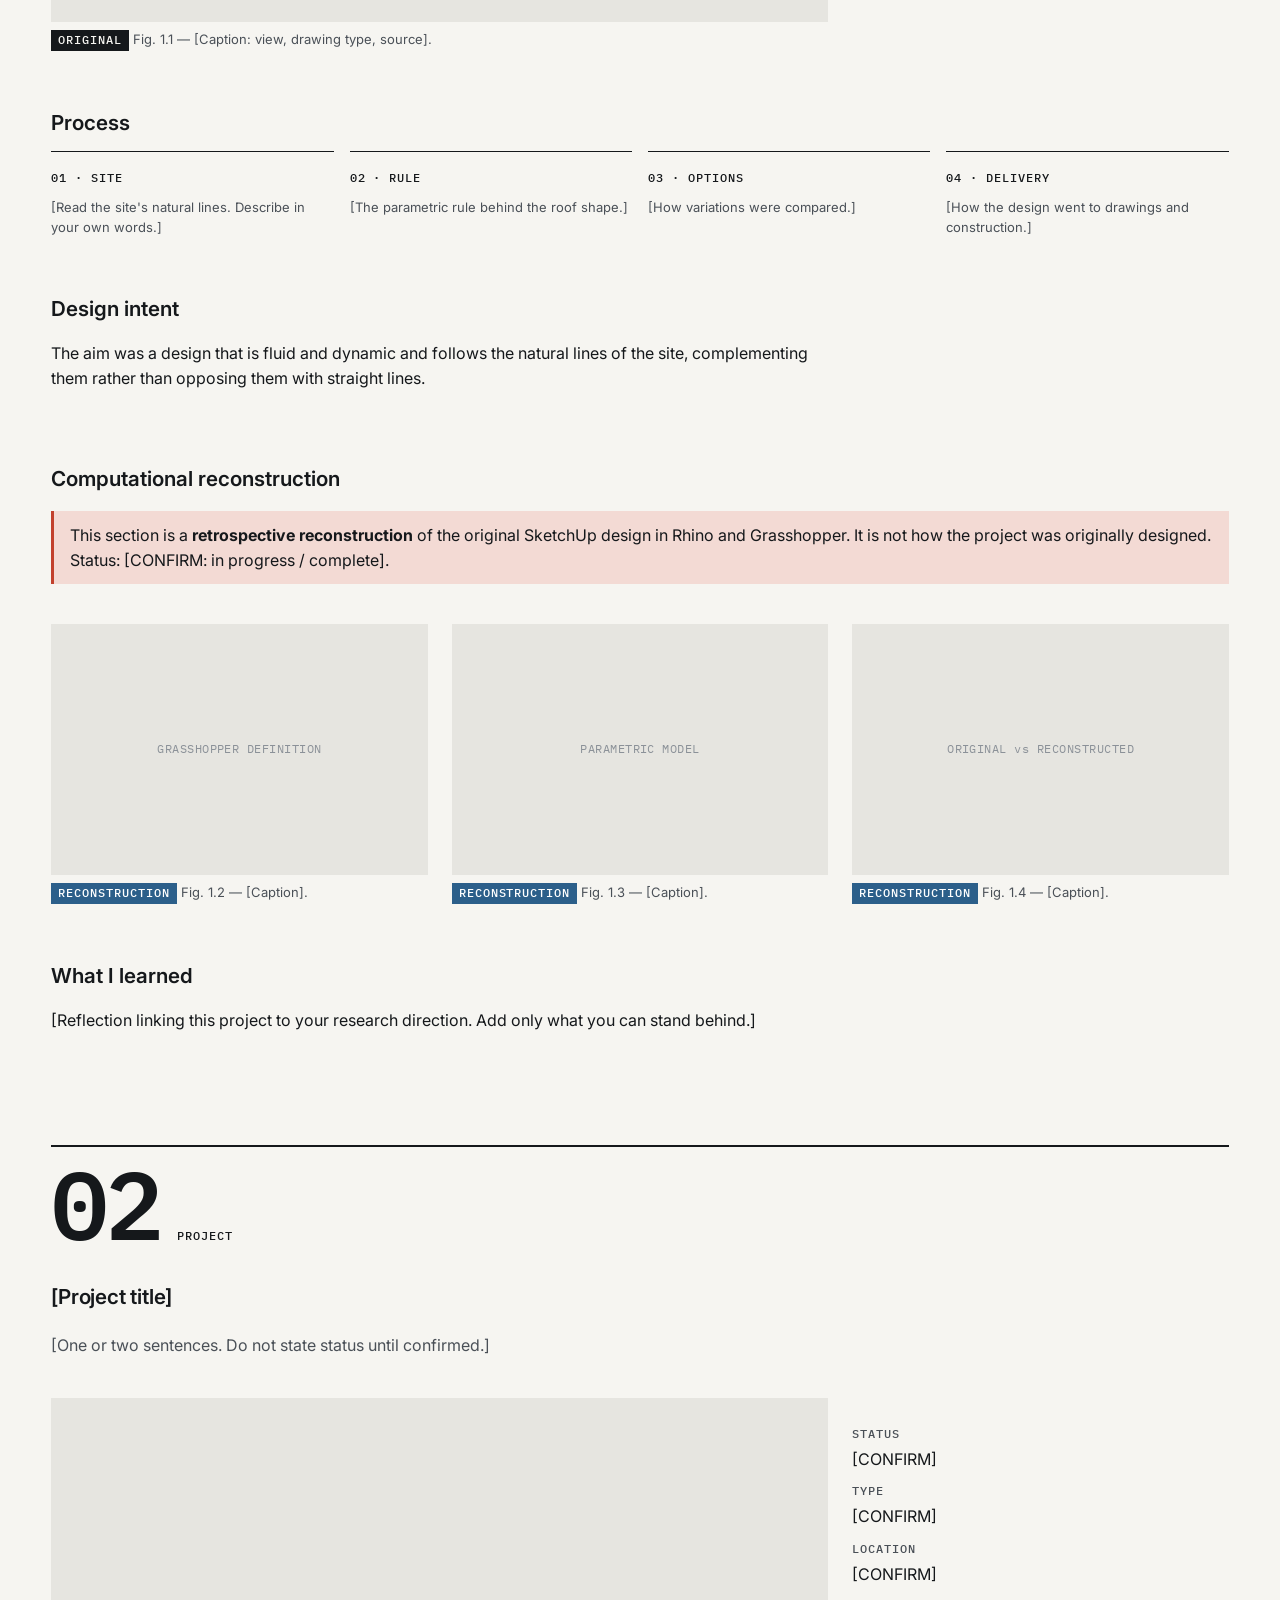
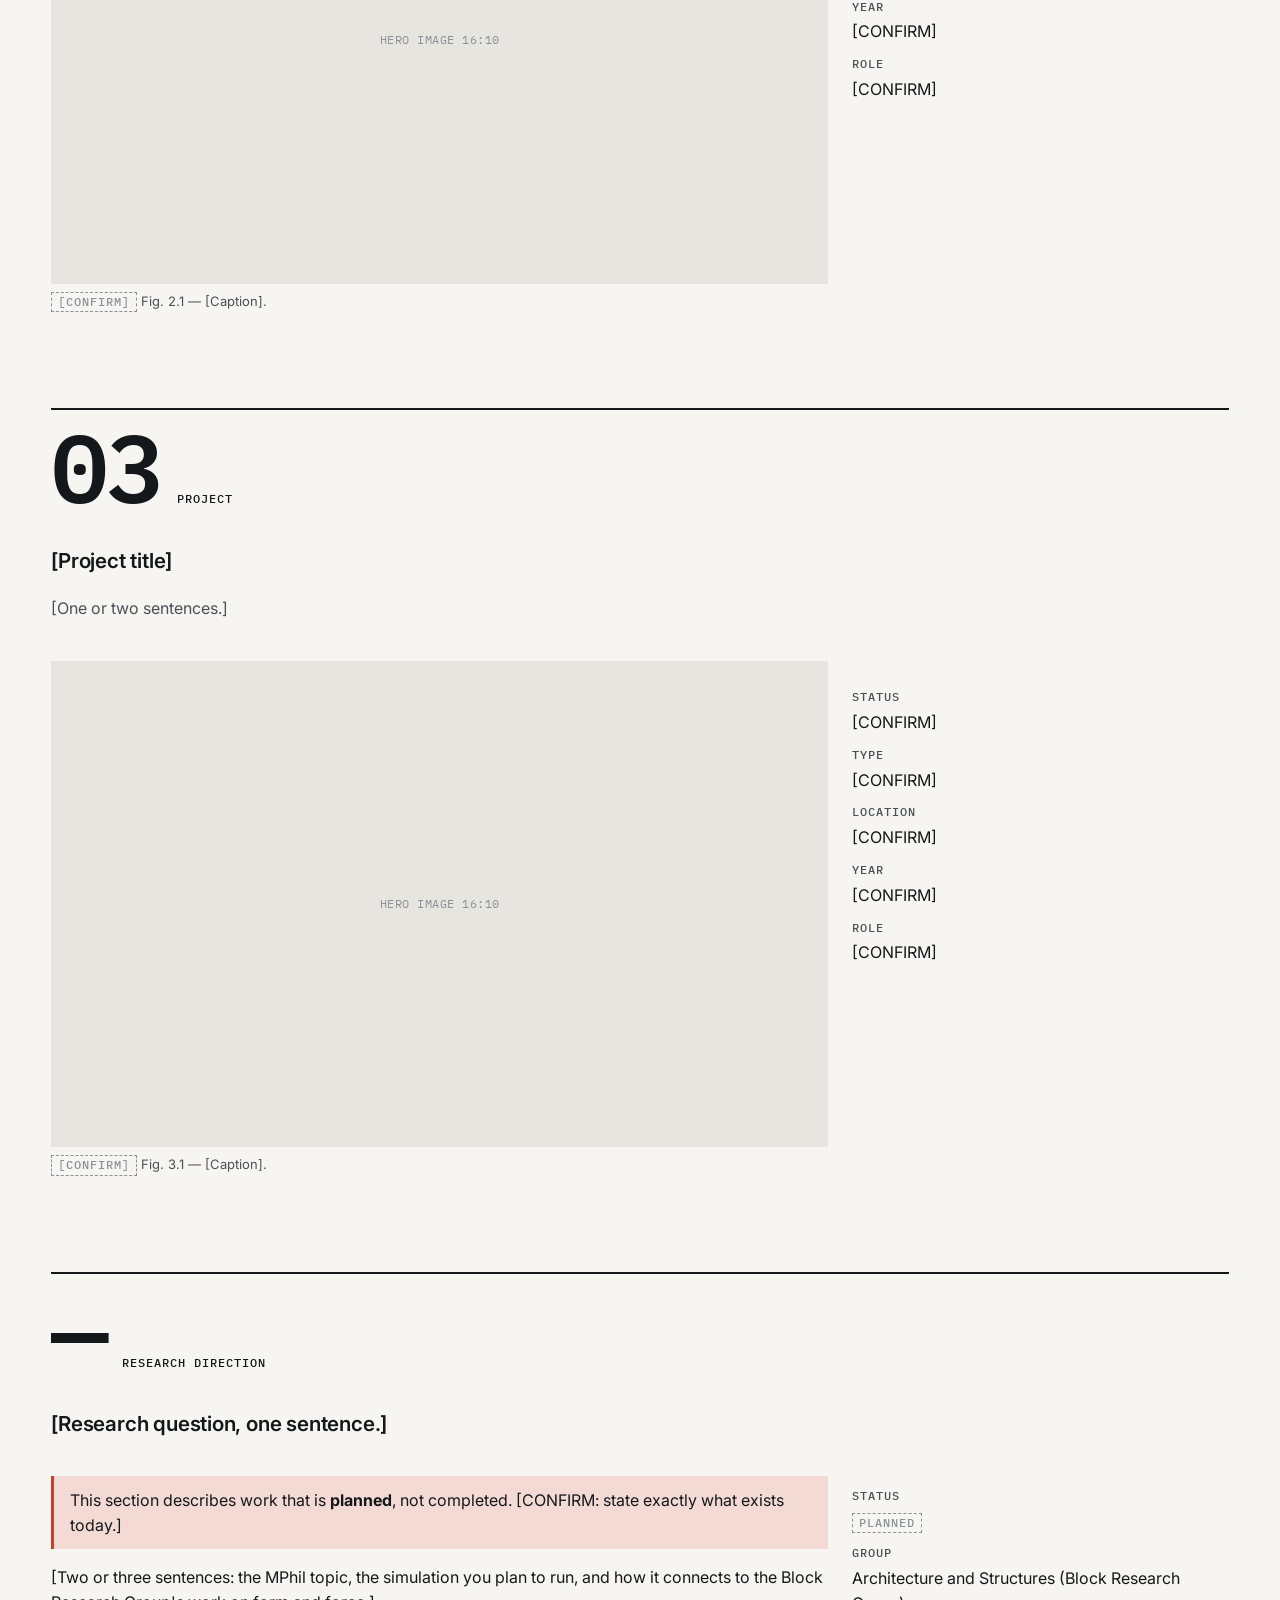
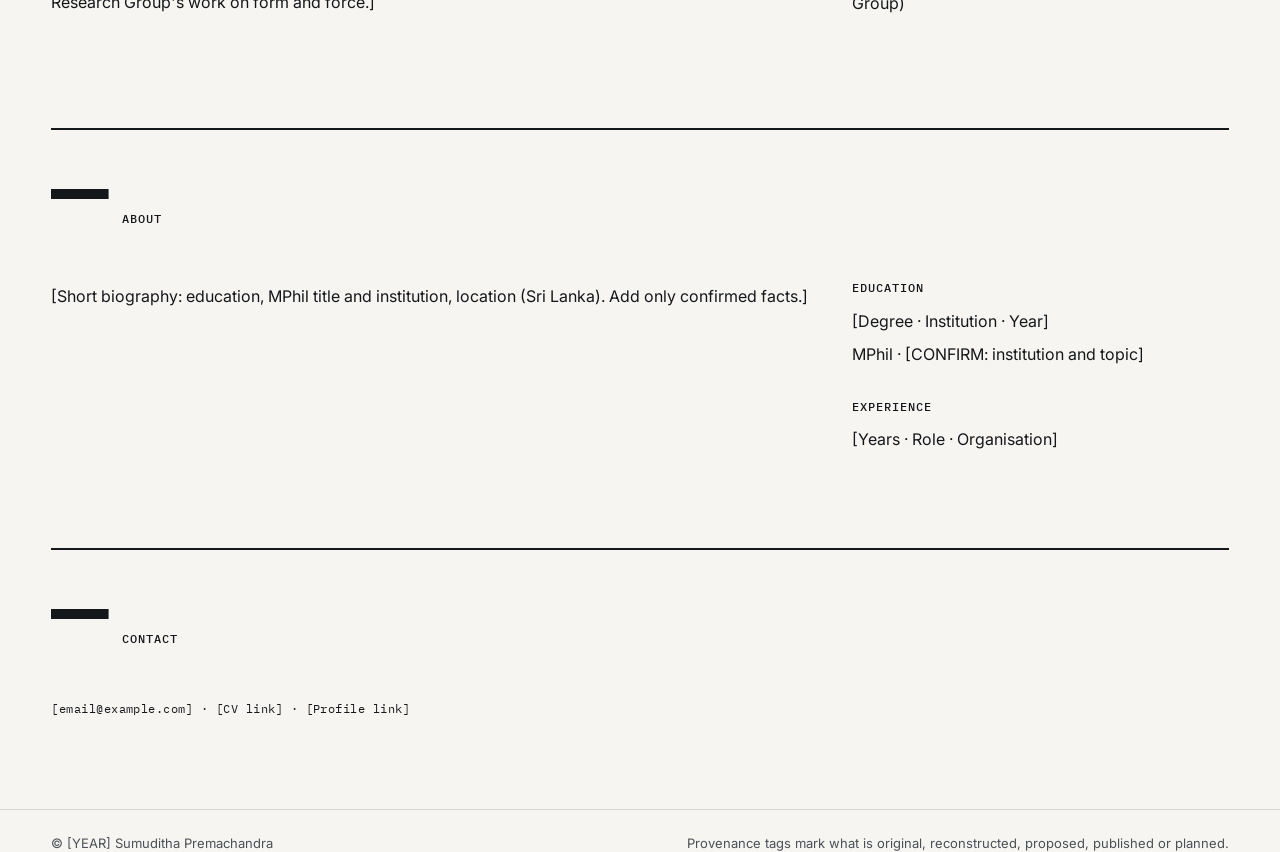
<file: adaraya/index.html>
<!doctype html>
<html lang="en"><head><meta charset="utf-8">
<meta http-equiv="refresh" content="0; url=../#adaraya">
<link rel="canonical" href="../#adaraya">
<title>Adaraya — Sumuditha Premachandra</title></head>
<body><p>This project is now part of the main page: <a href="../#adaraya">Adaraya</a>.</p></body></html>
</file>
<file: styles.css>
/* Architectural Portfolio design tokens v1.0 (2026-11-19)
   Prefix: --pf-   Print values in mm are reference only; web values are px/rem.
   1 print baseline (4 mm) = 1 web unit (--pf-u = 0.5rem = 8px). */


:root {
  /* colour */
  --pf-color-paper: #F6F5F1;   /* Page background */
  --pf-color-plate: #FFFFFF;   /* Drawing and screenshot plates */
  --pf-color-wash: #E6E5E0;   /* Image placeholders, quiet panels */
  --pf-color-rule: #D3D4D0;   /* Hairlines, grid lines, hatching */
  --pf-color-slate: #8B9198;   /* Dimension lines, hidden lines, tertiary labels */
  --pf-color-graphite: #4A5057;   /* Secondary text, captions, edges */
  --pf-color-ink: #15181B;   /* Primary text, cut lines, title rules */
  --pf-color-param: #2C5F8A;   /* Computed geometry, reconstruction, tension */
  --pf-color-thrust: #C2412D;   /* Accent: compression, proposals, one key point per page */
  --pf-color-param-tint: #DCE6EF;   /* Fill behind computed diagrams */
  --pf-color-thrust-tint: #F3DAD4;   /* Fill behind proposal notes */
  /* semantic aliases */
  --pf-color-bg: var(--pf-color-paper);
  --pf-color-surface: var(--pf-color-plate);
  --pf-color-text: var(--pf-color-ink);
  --pf-color-text-muted: var(--pf-color-graphite);
  --pf-color-line: var(--pf-color-rule);
  --pf-color-line-strong: var(--pf-color-slate);
  --pf-color-accent: var(--pf-color-thrust);
  --pf-color-computed: var(--pf-color-param);
  --pf-color-compression: var(--pf-color-thrust);
  --pf-color-tension: var(--pf-color-param);
  /* provenance */
  --pf-prov-original: var(--pf-color-ink);
  --pf-prov-reconstruction: var(--pf-color-param);
  --pf-prov-proposal: var(--pf-color-thrust);
  --pf-prov-published: var(--pf-color-ink);
  --pf-prov-planned: var(--pf-color-slate);

  /* typography */
  --pf-font-sans: Inter, Arial, 'Helvetica Neue', system-ui, sans-serif;
  --pf-font-mono: 'IBM Plex Mono', ui-monospace, Consolas, 'Courier New', monospace;
  --pf-type-display-size: clamp(2.25rem, 1.6rem + 2.8vw, 4rem);
  --pf-type-display-lh: 1.05;
  --pf-type-display-weight: 600;
  --pf-type-display-tracking: -0.015em;
  --pf-type-h1-size: clamp(1.75rem, 1.4rem + 1.2vw, 2.5rem);
  --pf-type-h1-lh: 1.15;
  --pf-type-h1-weight: 600;
  --pf-type-h1-tracking: -0.01em;
  --pf-type-h2-size: clamp(1.125rem, 1.05rem + 0.3vw, 1.375rem);
  --pf-type-h2-lh: 1.3;
  --pf-type-h2-weight: 600;
  --pf-type-h2-tracking: 0;
  --pf-type-body-size: 1rem;
  --pf-type-body-lh: 1.55;
  --pf-type-body-weight: 400;
  --pf-type-body-tracking: 0;
  --pf-type-caption-size: 0.8125rem;
  --pf-type-caption-lh: 1.45;
  --pf-type-caption-weight: 400;
  --pf-type-caption-tracking: 0;
  --pf-type-label-size: 0.75rem;
  --pf-type-label-lh: 1.4;
  --pf-type-label-weight: 500;
  --pf-type-label-tracking: 0.08em;
  --pf-type-annot-size: 0.75rem;
  --pf-type-annot-lh: 1.4;
  --pf-type-annot-weight: 400;
  --pf-type-annot-tracking: 0.04em;

  /* spacing: 1 unit = 8px = one 4 mm print baseline */
  --pf-u: 0.5rem;
  --pf-space-1: 0.25rem;   /* 4px */
  --pf-space-2: 0.5rem;   /* 8px */
  --pf-space-3: 0.75rem;   /* 12px */
  --pf-space-4: 1rem;   /* 16px */
  --pf-space-5: 1.5rem;   /* 24px */
  --pf-space-6: 2rem;   /* 32px */
  --pf-space-7: 3rem;   /* 48px */
  --pf-space-8: 4rem;   /* 64px */
  --pf-space-9: 6rem;   /* 96px */

  /* grid (mobile first) */
  --pf-cols: 4;  --pf-gutter: 16px;  --pf-margin: 16px;  --pf-max: 1440px;
  --pf-nav-h: 56px;

  /* lines (web equivalents of print weights) */
  --pf-line-hair: 1px;  --pf-line-edge: 1.5px;  --pf-line-cut: 2px;

  /* image ratios */
  --pf-ratio-plate: 297 / 210;
  --pf-ratio-photo: 3 / 2;
  --pf-ratio-photo-43: 4 / 3;
  --pf-ratio-wide: 16 / 9;
  --pf-ratio-viewer: 16 / 10;
  --pf-ratio-pano: 4 / 1;
  --pf-ratio-square: 1 / 1;
  --pf-ratio-portrait: 4 / 5;

  /* motion */
  --pf-ms-fast: 120ms;  --pf-ms-base: 200ms;  --pf-ease: cubic-bezier(0.2, 0, 0, 1);
}

/* breakpoints: use min-width, mobile first. Custom properties cannot be used inside @media. */
@media (min-width: 600px) { :root { --pf-cols: 8; --pf-gutter: 20px; --pf-margin: 24px; } }
@media (min-width: 1024px) { :root { --pf-cols: 12; --pf-gutter: 24px; --pf-margin: clamp(24px, 4vw, 64px); } }
@media (min-width: 1440px) { :root { --pf-cols: 12; --pf-gutter: 24px; --pf-margin: 64px; } }

/* ---------- base layer (small, optional) ---------- */
html { font-size: 100%; }
body { margin: 0; background: var(--pf-color-bg); color: var(--pf-color-text);
  font: var(--pf-type-body-weight) var(--pf-type-body-size)/var(--pf-type-body-lh) var(--pf-font-sans); }
.pf-grid { display: grid; grid-template-columns: repeat(var(--pf-cols), minmax(0, 1fr));
  column-gap: var(--pf-gutter); row-gap: var(--pf-gutter);
  max-width: var(--pf-max); margin-inline: auto; padding-inline: var(--pf-margin); }
.pf-label { font: var(--pf-type-label-weight) var(--pf-type-label-size)/var(--pf-type-label-lh) var(--pf-font-mono);
  letter-spacing: var(--pf-type-label-tracking); text-transform: uppercase; }
.pf-annot { font: var(--pf-type-annot-weight) var(--pf-type-annot-size)/var(--pf-type-annot-lh) var(--pf-font-mono);
  letter-spacing: var(--pf-type-annot-tracking); }
.pf-caption { font-size: var(--pf-type-caption-size); line-height: var(--pf-type-caption-lh); color: var(--pf-color-text-muted); }
.pf-h1 { font-size: var(--pf-type-h1-size); line-height: var(--pf-type-h1-lh); font-weight: 600; letter-spacing: var(--pf-type-h1-tracking); }
.pf-tag { display: inline-block; padding: 1px 6px; border: 1px solid currentColor; }
.pf-tag--original { background: var(--pf-prov-original); color: var(--pf-color-paper); border-color: var(--pf-prov-original); }
.pf-tag--reconstruction { background: var(--pf-prov-reconstruction); color: #fff; border-color: var(--pf-prov-reconstruction); }
.pf-tag--proposal { color: var(--pf-prov-proposal); }
.pf-tag--published { color: var(--pf-prov-published); }
.pf-tag--planned { color: var(--pf-prov-planned); border-style: dashed; }
.pf-figure { margin: 0; }
.pf-figure__plate { aspect-ratio: var(--pf-ratio-photo); background: var(--pf-color-wash); overflow: hidden; }
.pf-figure__plate--drawing { aspect-ratio: var(--pf-ratio-plate); background: var(--pf-color-surface); }
.pf-figure__plate--viewer { aspect-ratio: var(--pf-ratio-viewer); }
.pf-figure__plate > img, .pf-figure__plate > svg { width: 100%; height: 100%; object-fit: cover; display: block; }
.pf-figure__caption { margin-top: var(--pf-space-2); }
@media (prefers-reduced-motion: reduce) { * { transition: none !important; animation: none !important; } }

/* ---------- site layer ---------- */
*,*::before,*::after{box-sizing:border-box}
a{color:inherit;text-underline-offset:3px}
a:hover{color:var(--pf-color-param)}
:focus-visible{outline:2px solid var(--pf-color-param);outline-offset:2px}
.pf-nav{position:sticky;top:0;z-index:10;height:var(--pf-nav-h);background:var(--pf-color-paper);border-bottom:var(--pf-line-hair) solid var(--pf-color-rule)}
.pf-nav .pf-grid{height:100%;align-items:center;display:flex;justify-content:space-between}
.pf-nav a{text-decoration:none}
.pf-nav ul{display:flex;gap:var(--pf-space-5);list-style:none;margin:0;padding:0}
.pf-nav .brand{font-weight:600}
.pf-hero{padding-block:var(--pf-space-8) var(--pf-space-7)}
.pf-hero h1{grid-column:1/-1;font-size:var(--pf-type-display-size);line-height:var(--pf-type-display-lh);font-weight:var(--pf-type-display-weight);letter-spacing:var(--pf-type-display-tracking);margin:0;border-top:var(--pf-line-cut) solid var(--pf-color-ink);padding-top:var(--pf-space-4)}
.pf-hero p{grid-column:1/-1;max-width:40rem;color:var(--pf-color-text-muted);margin:0}
@media(min-width:1024px){.pf-hero h1{grid-column:1/10}.pf-hero p{grid-column:1/7}}
section{padding-block:var(--pf-space-6)}
section>.pf-grid>h2{grid-column:1/-1;font-size:var(--pf-type-h2-size);margin:0;font-weight:600}
.pf-card{grid-column:1/-1;text-decoration:none;display:block}
@media(min-width:600px){.pf-card{grid-column:span 4}}
@media(min-width:1024px){.pf-card{grid-column:span 4}}
.pf-card .pf-figure__plate{border:var(--pf-line-hair) solid var(--pf-color-rule);transition:border-color var(--pf-ms-base) var(--pf-ease)}
.pf-card:hover .pf-figure__plate{border-color:var(--pf-color-ink)}
.pf-card h3{font-size:var(--pf-type-h2-size);margin:var(--pf-space-3) 0 var(--pf-space-1)}
.pf-ph{display:flex;align-items:center;justify-content:center;height:100%;color:var(--pf-color-slate)}
.pf-main-col{grid-column:1/-1}
@media(min-width:1024px){.pf-main-col{grid-column:1/9}.pf-side{grid-column:9/-1}}
.pf-side{grid-column:1/-1;border-top:var(--pf-line-hair) solid var(--pf-color-rule);padding-top:var(--pf-space-3)}
.pf-side dt{margin-top:var(--pf-space-3);color:var(--pf-color-text-muted)}
.pf-side dd{margin:var(--pf-space-1) 0 0}
.pf-note{background:var(--pf-color-thrust-tint);padding:var(--pf-space-3) var(--pf-space-4);border-left:3px solid var(--pf-color-thrust)}
.pf-block{grid-column:1/-1}
.pf-block h2{font-size:var(--pf-type-h2-size);margin:0 0 var(--pf-space-3)}
.pf-footer{border-top:var(--pf-line-hair) solid var(--pf-color-rule);padding-block:var(--pf-space-5);margin-top:var(--pf-space-7)}
.pf-footer .pf-grid{display:flex;justify-content:space-between;flex-wrap:wrap;gap:var(--pf-space-3)}
@media(min-width:1024px){.pf-side{grid-column:9/-1;border-top:0;padding-top:0}}

/* ---------- single-page scroll layer ---------- */
html{scroll-behavior:smooth}
@media (prefers-reduced-motion:reduce){html{scroll-behavior:auto}}
[id]{scroll-margin-top:calc(var(--pf-nav-h) + 8px)}
.pf-muted{color:var(--pf-color-text-muted)}
.pf-accent{color:var(--pf-color-thrust)}
.pf-cover{min-height:calc(100svh - var(--pf-nav-h));display:flex;align-items:stretch;position:relative}
.pf-cover .pf-grid{width:100%;align-items:center;padding-block:var(--pf-space-6)}
.pf-cover__text{grid-column:1/-1;display:flex;flex-direction:column;gap:var(--pf-space-4)}
.pf-cover__text p{margin:0}
.pf-cover__name{font-size:var(--pf-type-display-size);line-height:var(--pf-type-display-lh);font-weight:600;letter-spacing:var(--pf-type-display-tracking);margin:var(--pf-space-4) 0 0}
.pf-cover__title{font-size:var(--pf-type-h1-size);line-height:var(--pf-type-h1-lh);font-weight:600}
.pf-cover__rule{border-top:var(--pf-line-hair) solid var(--pf-color-ink);padding-top:var(--pf-space-3);margin-top:var(--pf-space-5);max-width:28rem;display:grid;gap:var(--pf-space-2)}
.pf-cover__key{margin-top:var(--pf-space-5);display:flex;flex-wrap:wrap;gap:var(--pf-space-2);align-items:center}
.pf-cover__key p{width:100%}
.pf-cover__motif{grid-column:1/-1;max-width:34rem;width:100%;justify-self:center}
.pf-cover__motif svg{display:block;width:100%;height:auto}
.pf-cover__cue{position:absolute;left:var(--pf-margin);bottom:var(--pf-space-4);text-decoration:none;color:var(--pf-color-text-muted)}
@media(min-width:1024px){
  .pf-cover__text{grid-column:1/7}
  .pf-cover__motif{grid-column:7/-1;max-width:none}
}
.pf-project{padding-block:var(--pf-space-8) var(--pf-space-6)}
.pf-project .pf-grid>*{grid-column:1/-1}
.pf-divider{display:flex;align-items:baseline;gap:var(--pf-space-4);border-top:var(--pf-line-cut) solid var(--pf-color-ink);padding-top:var(--pf-space-3);margin-bottom:var(--pf-space-4)}
.pf-divider__n{font:600 clamp(3rem,2rem + 5vw,6rem)/0.9 var(--pf-font-mono);letter-spacing:-0.03em}
.pf-project__title{font-size:var(--pf-type-h1-size);line-height:var(--pf-type-h1-lh);font-weight:600;letter-spacing:var(--pf-type-h1-tracking);margin:0}
.pf-project__lede{max-width:40rem;color:var(--pf-color-text-muted);margin:0 0 var(--pf-space-4)}
.pf-project h3{font-size:var(--pf-type-h2-size);margin:0 0 var(--pf-space-3);font-weight:600}
.pf-gap{margin-top:var(--pf-space-6)}
.pf-project .pf-main-col{grid-column:1/-1}
.pf-project .pf-side{grid-column:1/-1}
@media(min-width:1024px){
  .pf-project .pf-main-col{grid-column:1/9}
  .pf-project .pf-side{grid-column:9/-1;border-top:0;padding-top:0}
}
.pf-project .pf-third{grid-column:1/-1}
@media(min-width:600px){.pf-project .pf-third{grid-column:span 4}}
.pf-project .pf-block{grid-column:1/-1}
.pf-project .pf-block.pf-main-col{grid-column:1/-1}
@media(min-width:1024px){.pf-project .pf-block.pf-main-col{grid-column:1/9}}
/* side progress indicator, wide screens only */
.pf-progress{display:none}
@media(min-width:1280px){
  .pf-progress{display:flex;flex-direction:column;gap:var(--pf-space-3);position:fixed;right:16px;top:50%;transform:translateY(-50%);z-index:9;align-items:flex-end}
  .pf-progress a{display:flex;align-items:center;gap:var(--pf-space-2);text-decoration:none;font:500 0.6875rem/1 var(--pf-font-mono);letter-spacing:.08em;text-transform:uppercase;color:var(--pf-color-slate)}
  .pf-progress a::after{content:"";width:8px;height:8px;border:1.5px solid var(--pf-color-slate);border-radius:50%;background:var(--pf-color-paper)}
  .pf-progress a span{opacity:0;transition:opacity var(--pf-ms-base) var(--pf-ease)}
  .pf-progress a:hover span,.pf-progress a.is-active span{opacity:1}
  .pf-progress a.is-active{color:var(--pf-color-ink)}
  .pf-progress a.is-active::after{background:var(--pf-color-thrust);border-color:var(--pf-color-thrust)}
}
@media(max-width:599px){
  .pf-nav ul{gap:var(--pf-space-3)}
  .pf-nav li:nth-child(2),.pf-nav li:nth-child(3){display:none}
  .pf-nav .brand{font-size:.875rem}
}
.pf-nav li a{white-space:nowrap}
.pf-nav .brand{max-width:9rem;line-height:1.2}
@media(min-width:600px){.pf-nav .brand{max-width:none}}
@media(min-width:1280px){.pf-cover__motif{padding-right:56px}}

/* ---------- reference-format additions ---------- */
.pf-project .pf-card--index{grid-column:1/-1}
@media(min-width:600px){.pf-project .pf-card--index{grid-column:span 4}}
.pf-card--index h3{margin:var(--pf-space-1) 0 var(--pf-space-2)}
.pf-contents{list-style:none;padding:0;margin:0;display:grid;grid-template-columns:1fr;gap:0;border-top:var(--pf-line-hair) solid var(--pf-color-rule)}
.pf-contents li{border-bottom:var(--pf-line-hair) solid var(--pf-color-rule)}
.pf-contents a{display:grid;gap:var(--pf-space-1);padding:var(--pf-space-4) 0;text-decoration:none}
.pf-contents b{font-size:var(--pf-type-h2-size);font-weight:600}
.pf-contents a:hover b{color:var(--pf-color-param)}
@media(min-width:1024px){
  .pf-contents{grid-template-columns:repeat(3,1fr);column-gap:var(--pf-gutter);border-top:0}
  .pf-contents li{border-top:var(--pf-line-cut) solid var(--pf-color-ink);border-bottom:0}
}
.pf-steps{list-style:none;padding:0;margin:0;display:grid;grid-template-columns:1fr;gap:var(--pf-space-4)}
.pf-steps li{border-top:var(--pf-line-hair) solid var(--pf-color-ink);padding-top:var(--pf-space-3)}
.pf-steps p{margin:var(--pf-space-2) 0 0;color:var(--pf-color-text-muted);font-size:var(--pf-type-caption-size)}
@media(min-width:600px){.pf-steps{grid-template-columns:repeat(2,1fr)}}
@media(min-width:1024px){.pf-steps{grid-template-columns:repeat(4,1fr)}}
.pf-list{list-style:none;margin:var(--pf-space-2) 0 0;padding:0;display:grid;gap:var(--pf-space-2)}
</file>
